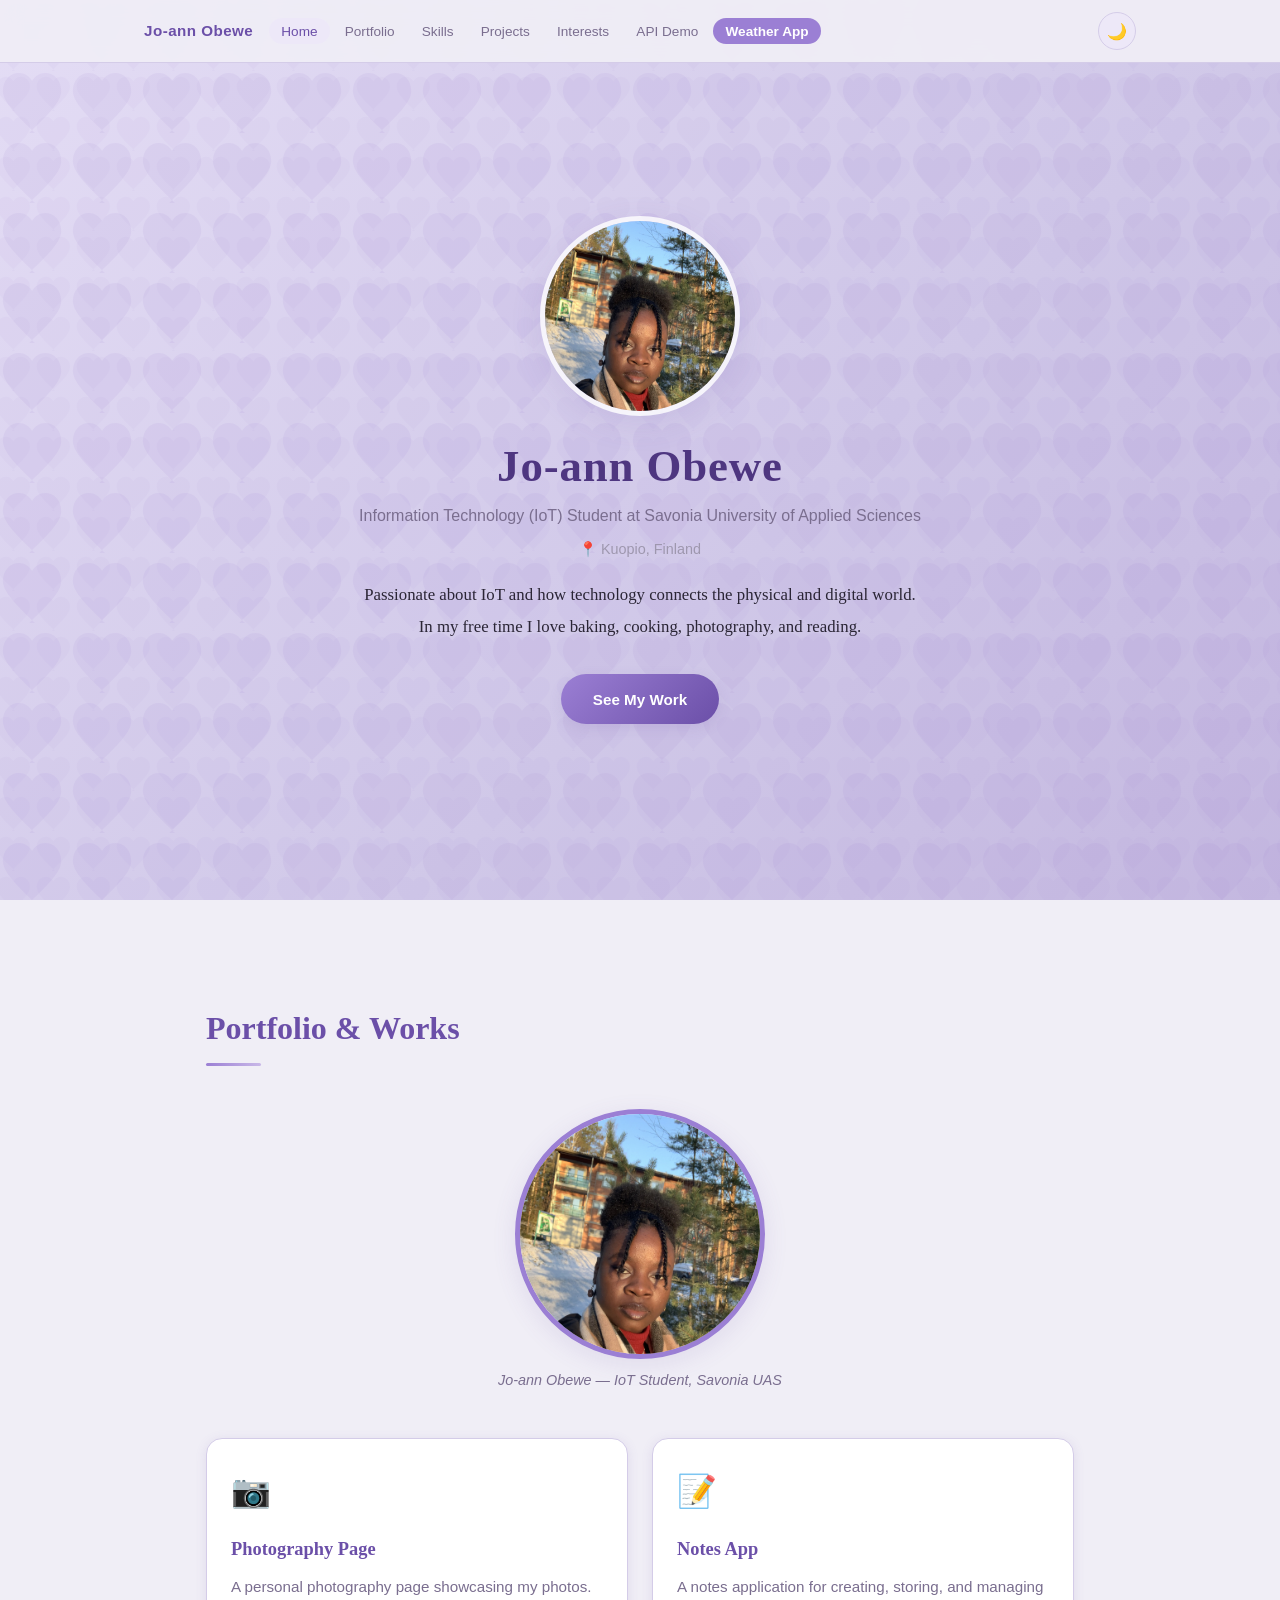
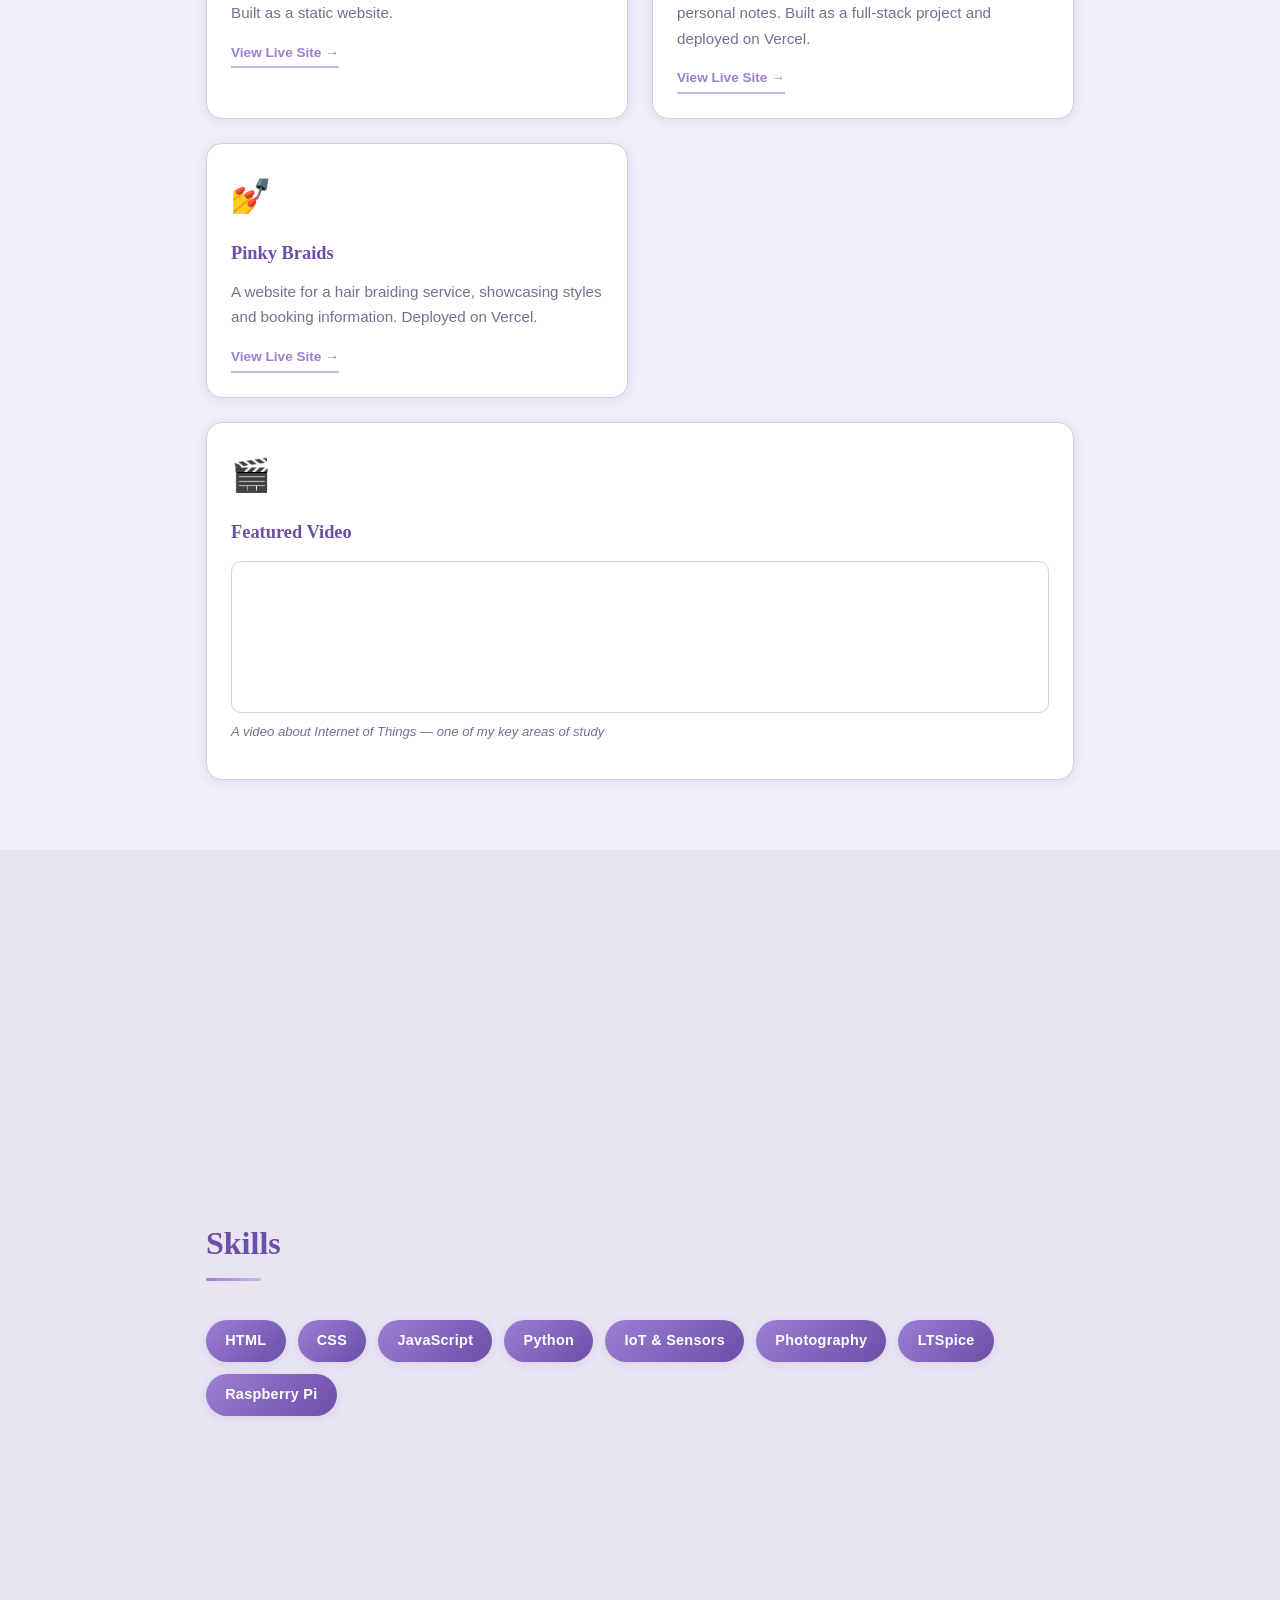
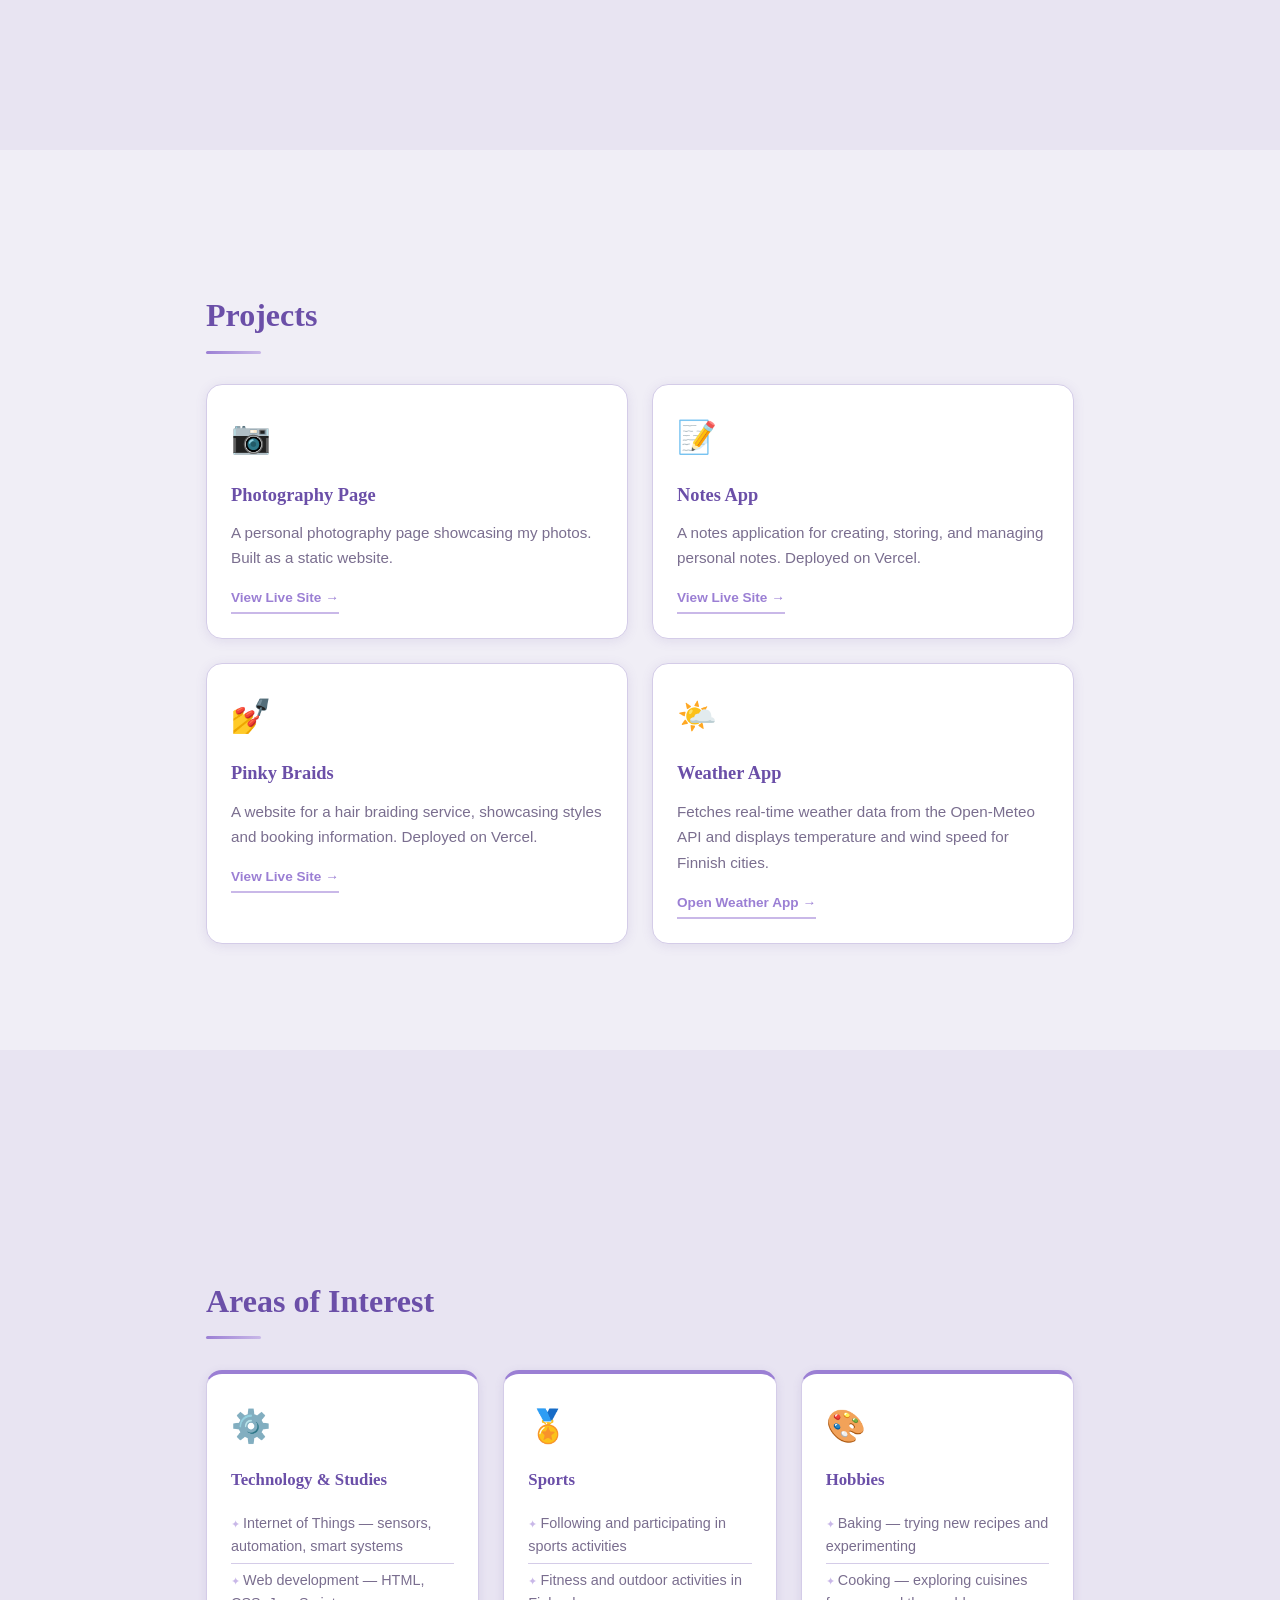
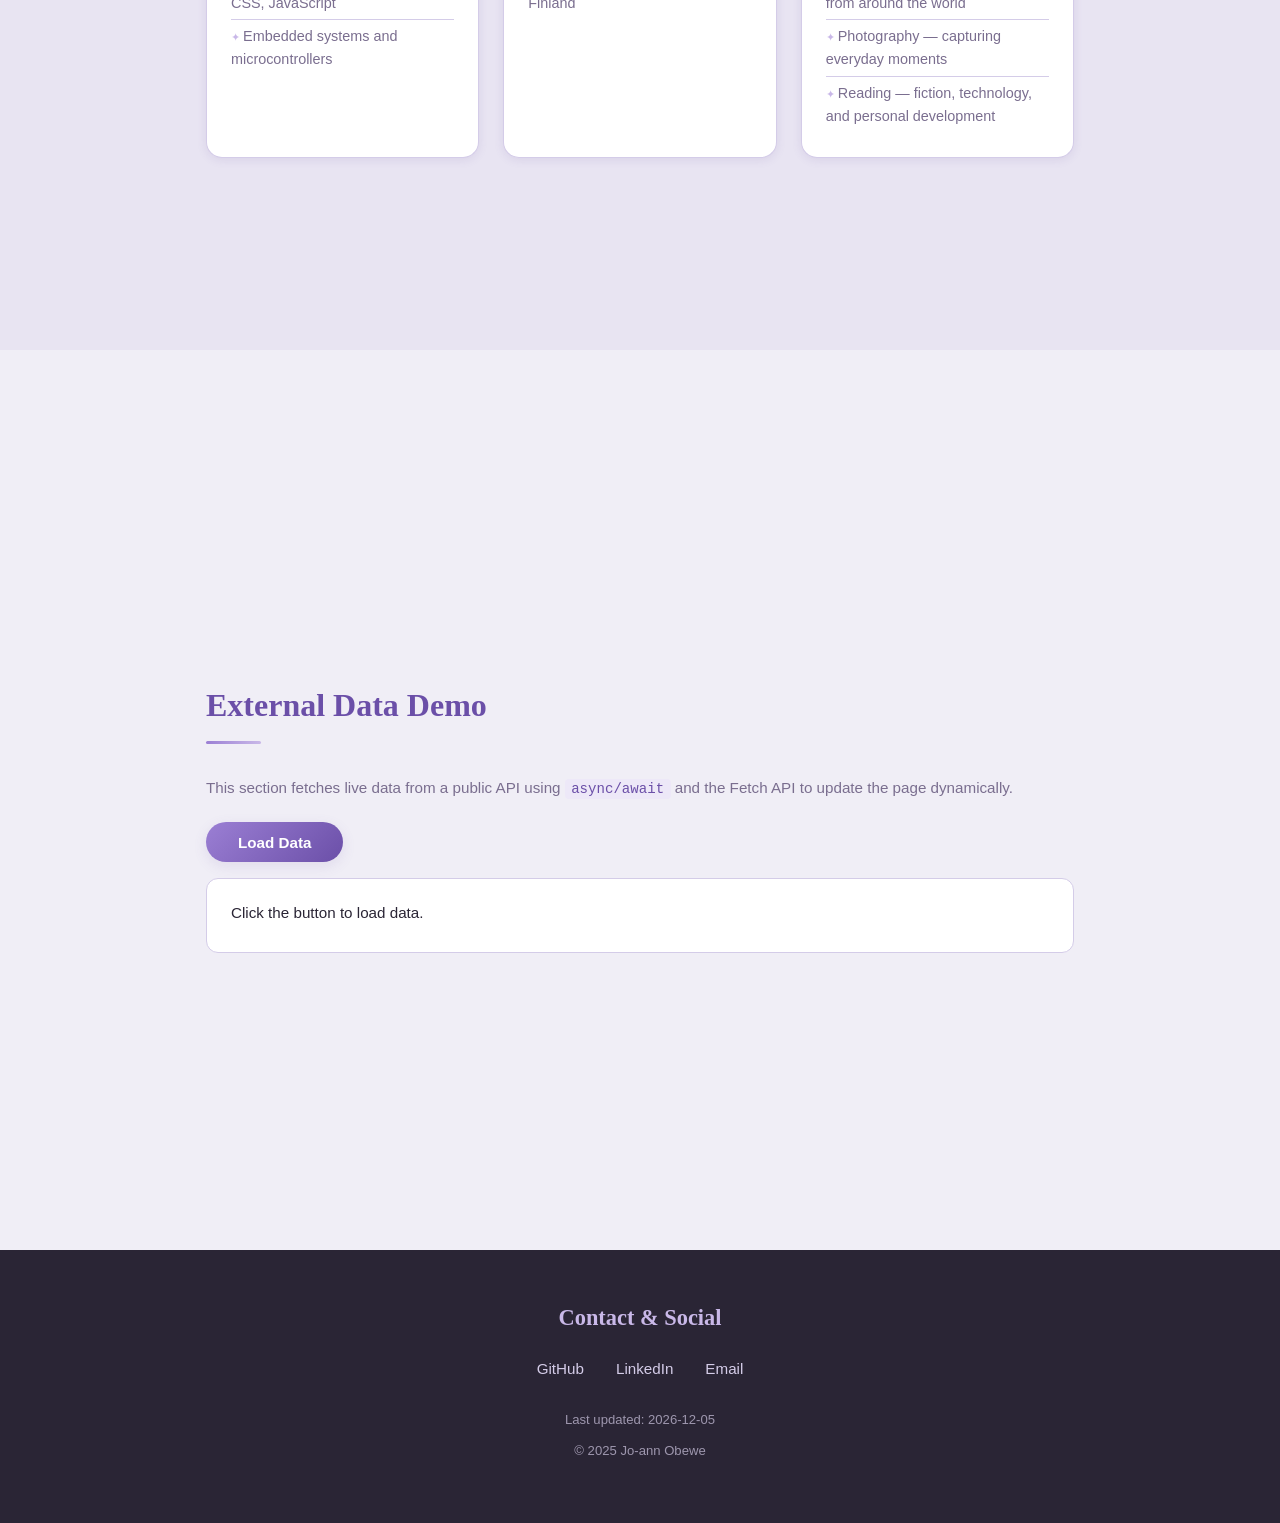
<file: index.html>
<!DOCTYPE html>
<html lang="en">
<head>
    <meta charset="UTF-8">
    <meta name="viewport" content="width=device-width, initial-scale=1.0">
    <title>Jo-ann Obewe – Portfolio</title>
    <link rel="stylesheet" href="css/style.css">
</head>
<body class="light">

    <!-- Skip link for accessibility -->
    <a href="#main" class="skip-link">Skip to content</a>

    <!-- ====== SITE HEADER WITH NAV ====== -->
    <header class="topnav" id="topnav">
        <div class="nav-inner">
            <span class="nav-logo">Jo-ann Obewe</span>
            <nav>
                <ul class="nav-links" id="navLinks">
                    <li><a href="#home"      class="nav-link">Home</a></li>
                    <li><a href="#portfolio" class="nav-link">Portfolio</a></li>
                    <li><a href="#skills"    class="nav-link">Skills</a></li>
                    <li><a href="#projects"  class="nav-link">Projects</a></li>
                    <li><a href="#interests" class="nav-link">Interests</a></li>
                    <li><a href="#api-demo"  class="nav-link">API Demo</a></li>
                    <li><a href="weather.html" class="nav-link nav-weather">Weather App</a></li>
                </ul>
            </nav>
            <div class="nav-actions">
                <button class="theme-btn" id="themeToggle" aria-label="Toggle dark mode">🌙</button>
                <button class="burger" id="burger" aria-label="Open menu">☰</button>
            </div>
        </div>
    </header>

    <!-- ====== MAIN CONTENT ====== -->
    <main id="main">

        <!-- HERO / HOME -->
        <section id="home" class="page-section hero-section">
            <div class="hearts-bg" aria-hidden="true"></div>
            <div class="hero-inner">
                <img src="images/profile.jpg" alt="Jo-ann Obewe" class="hero-avatar-img">
                <h1>Jo-ann Obewe</h1>
                <p class="hero-role">Information Technology (IoT) Student at Savonia University of Applied Sciences</p>
                <p class="hero-location">📍 Kuopio, Finland</p>
                <p class="hero-bio">
                    Passionate about IoT and how technology connects the physical and digital world.
                    In my free time I love baking, cooking, photography, and reading.
                </p>
                <div class="hero-cta">
                    <a href="#portfolio" class="btn-primary">See My Work</a>
                </div>
            </div>
        </section>

        <!-- PORTFOLIO -->
        <section id="portfolio" class="page-section">
            <div class="section-inner">
                <h2 class="section-title">Portfolio &amp; Works</h2>

                <!-- Photo section (required by assignment) -->
                <div class="profile-photo-wrap">
                    <figure>
                        <img src="images/profile.jpg" alt="Photo of Jo-ann Obewe, IoT student at Savonia University of Applied Sciences" class="profile-photo">
                        <figcaption>Jo-ann Obewe — IoT Student, Savonia UAS</figcaption>
                    </figure>
                </div>

                <div class="cards-grid">

                    <article class="card">
                        <div class="card-icon">📷</div>
                        <h3>Photography Page</h3>
                        <p>A personal photography page showcasing my photos. Built as a static website.</p>
                        <a href="https://jo-annchika.github.io/photography-page/" target="_blank" class="card-link">View Live Site →</a>
                    </article>

                    <article class="card">
                        <div class="card-icon">📝</div>
                        <h3>Notes App</h3>
                        <p>A notes application for creating, storing, and managing personal notes. Built as a full-stack project and deployed on Vercel.</p>
                        <a href="https://notesapp-brdcmbgyh-dadstar07-4302s-projects.vercel.app/" target="_blank" class="card-link">View Live Site →</a>
                    </article>

                    <article class="card">
                        <div class="card-icon">💅</div>
                        <h3>Pinky Braids</h3>
                        <p>A website for a hair braiding service, showcasing styles and booking information. Deployed on Vercel.</p>
                        <a href="https://pinkybraidsfi-7thcta67g-dadstar07-4302s-projects.vercel.app/#home" target="_blank" class="card-link">View Live Site →</a>
                    </article>

                    <article class="card card-wide">
                        <div class="card-icon">🎬</div>
                        <h3>Featured Video</h3>
                        <figure>
                            <iframe
                                width="100%"
                                height="315"
                                src="https://www.youtube.com/embed/6mBO2vqLv38"
                                title="Introduction to IoT – featured on Jo-ann Obewe portfolio"
                                allowfullscreen>
                            </iframe>
                            <figcaption>A video about Internet of Things — one of my key areas of study</figcaption>
                        </figure>
                    </article>

                </div>
            </div>
        </section>

        <!-- SKILLS -->
        <section id="skills" class="page-section section-alt">
            <div class="section-inner">
                <h2 class="section-title">Skills</h2>
                <ul class="skills-grid">
                    <li>HTML</li>
                    <li>CSS</li>
                    <li>JavaScript</li>
                    <li>Python</li>
                    <li>IoT &amp; Sensors</li>
                    <li>Photography</li>
                    <li>LTSpice</li>
                    <li>Raspberry Pi</li>
                </ul>
            </div>
        </section>

        <!-- PROJECTS -->
        <section id="projects" class="page-section">
            <div class="section-inner">
                <h2 class="section-title">Projects</h2>
                <div class="cards-grid">

                    <article class="card">
                        <div class="card-icon">📷</div>
                        <h3>Photography Page</h3>
                        <p>A personal photography page showcasing my photos. Built as a static website.</p>
                        <a href="https://jo-annchika.github.io/photography-page/" target="_blank" class="card-link">View Live Site →</a>
                    </article>

                    <article class="card">
                        <div class="card-icon">📝</div>
                        <h3>Notes App</h3>
                        <p>A notes application for creating, storing, and managing personal notes. Deployed on Vercel.</p>
                        <a href="https://notesapp-brdcmbgyh-dadstar07-4302s-projects.vercel.app/" target="_blank" class="card-link">View Live Site →</a>
                    </article>

                    <article class="card">
                        <div class="card-icon">💅</div>
                        <h3>Pinky Braids</h3>
                        <p>A website for a hair braiding service, showcasing styles and booking information. Deployed on Vercel.</p>
                        <a href="https://pinkybraidsfi-7thcta67g-dadstar07-4302s-projects.vercel.app/#home" target="_blank" class="card-link">View Live Site →</a>
                    </article>

                    <article class="card">
                        <div class="card-icon">🌤️</div>
                        <h3>Weather App</h3>
                        <p>Fetches real-time weather data from the Open-Meteo API and displays temperature and wind speed for Finnish cities.</p>
                        <a href="weather.html" class="card-link">Open Weather App →</a>
                    </article>

                </div>
            </div>
        </section>

        <!-- INTERESTS -->
        <section id="interests" class="page-section section-alt">
            <div class="section-inner">
                <h2 class="section-title">Areas of Interest</h2>
                <div class="interests-grid">

                    <article class="interest-card">
                        <div class="interest-icon">⚙️</div>
                        <h3>Technology &amp; Studies</h3>
                        <ul>
                            <li>Internet of Things — sensors, automation, smart systems</li>
                            <li>Web development — HTML, CSS, JavaScript</li>
                            <li>Embedded systems and microcontrollers</li>
                        </ul>
                    </article>

                    <article class="interest-card">
                        <div class="interest-icon">🏅</div>
                        <h3>Sports</h3>
                        <ul>
                            <li>Following and participating in sports activities</li>
                            <li>Fitness and outdoor activities in Finland</li>
                        </ul>
                    </article>

                    <article class="interest-card">
                        <div class="interest-icon">🎨</div>
                        <h3>Hobbies</h3>
                        <ul>
                            <li>Baking — trying new recipes and experimenting</li>
                            <li>Cooking — exploring cuisines from around the world</li>
                            <li>Photography — capturing everyday moments</li>
                            <li>Reading — fiction, technology, and personal development</li>
                        </ul>
                    </article>

                </div>
            </div>
        </section>

        <!-- API DEMO -->
        <section id="api-demo" class="page-section">
            <div class="section-inner">
                <h2 class="section-title">External Data Demo</h2>
                <p class="section-sub">This section fetches live data from a public API using <code>async/await</code> and the Fetch API to update the page dynamically.</p>
                <button id="loadDataBtn" class="btn-primary">Load Data</button>
                <div id="dataBox" class="data-box" aria-live="polite">
                    <p class="data-placeholder">Click the button to load data.</p>
                </div>
            </div>
        </section>

    </main>

    <!-- ====== FOOTER ====== -->
    <footer id="site-footer">
        <div class="footer-inner">
            <h2>Contact &amp; Social</h2>
            <ul class="footer-links">
                <li><a href="https://github.com/Jo-annChika"       target="_blank">GitHub</a></li>
                <li><a href="https://www.linkedin.com/in/jo-ann-obewe-282482334"   target="_blank">LinkedIn</a></li>
                <li><a href="mailto:joannobewe@gmail.com">Email</a></li>
            </ul>
            <p id="lastUpdated" class="footer-updated"></p>
            <p class="footer-copy">&copy; 2025 Jo-ann Obewe</p>
        </div>
    </footer>

    <script src="script.js"></script>
</body>
</html>
</file>
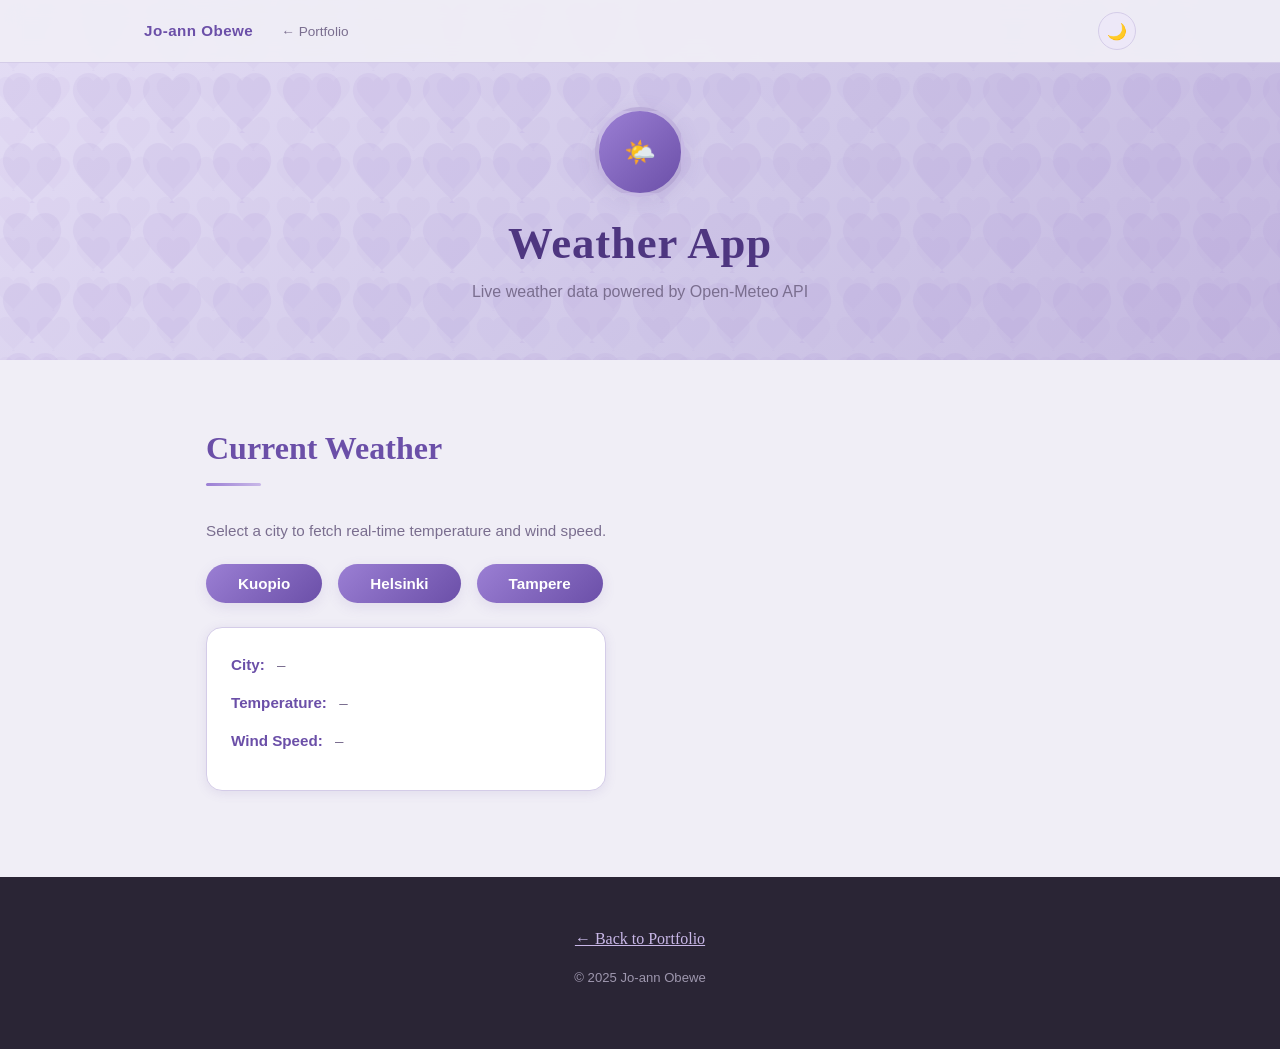
<file: weather.html>
<!DOCTYPE html>
<html lang="en">
<head>
    <meta charset="UTF-8">
    <meta name="viewport" content="width=device-width, initial-scale=1.0">
    <title>Weather App – Jo-ann Obewe</title>
    <link rel="stylesheet" href="css/style.css">
</head>
<body class="light">
 
    <a href="#main" class="skip-link">Skip to content</a>
 
    <nav class="topnav">
        <div class="nav-inner">
            <span class="nav-logo">Jo-ann Obewe</span>
            <ul class="nav-links">
                <li><a href="index.html" class="nav-link">← Portfolio</a></li>
            </ul>
            <div class="nav-actions">
                <button class="theme-btn" id="themeToggle" aria-label="Toggle dark mode">🌙</button>
            </div>
        </div>
    </nav>
 
    <section class="page-section hero-section" style="min-height: 40vh; padding-top: 100px; padding-bottom: 40px;">
        <div class="hearts-bg" aria-hidden="true"></div>
        <div class="hero-inner">
            <div class="hero-avatar">🌤️</div>
            <h1>Weather App</h1>
            <p class="hero-role">Live weather data powered by Open-Meteo API</p>
        </div>
    </section>
 
    <main id="main" class="page-section" style="min-height: auto; padding-top: 60px;">
        <div class="section-inner">
            <h2 class="section-title">Current Weather</h2>
            <p class="section-sub">Select a city to fetch real-time temperature and wind speed.</p>
 
            <div style="display: flex; gap: 1rem; flex-wrap: wrap; margin-bottom: 1.5rem;">
                <button id="btnKuopio"   class="btn-primary">Kuopio</button>
                <button id="btnHelsinki" class="btn-primary">Helsinki</button>
                <button id="btnTampere"  class="btn-primary">Tampere</button>
            </div>
 
            <div id="weatherBox" class="card" style="max-width: 400px;">
                <p><strong style="color: var(--accent-dark);">City:</strong>
                   <span id="city" style="margin-left: 0.5rem;">–</span></p>
                <p><strong style="color: var(--accent-dark);">Temperature:</strong>
                   <span id="temperature" style="margin-left: 0.5rem;">–</span></p>
                <p><strong style="color: var(--accent-dark);">Wind Speed:</strong>
                   <span id="wind" style="margin-left: 0.5rem;">–</span></p>
            </div>
 
            <pre id="output" style="margin-top: 1rem; font-size: 0.82rem; color: var(--text-muted); font-family: monospace; white-space: pre-wrap;"></pre>
        </div>
    </main>
 
    <footer id="footer">
        <div class="footer-inner">
            <p><a href="index.html" style="color: var(--accent-light);">← Back to Portfolio</a></p>
            <p class="footer-copy" style="margin-top: 0.5rem;">&copy; 2025 Jo-ann Obewe</p>
        </div>
    </footer>
 
    <script src="weather.js"></script>
    <script>
        const savedTheme = localStorage.getItem("portfolio_theme");
        if (savedTheme === "dark") {
            document.body.classList.add("dark");
            document.body.classList.remove("light");
            document.getElementById("themeToggle").textContent = "☀️";
        }
        document.getElementById("themeToggle").addEventListener("click", function () {
            const dark = document.body.classList.toggle("dark");
            document.body.classList.toggle("light", !dark);
            localStorage.setItem("portfolio_theme", dark ? "dark" : "light");
            this.textContent = dark ? "☀️" : "🌙";
        });
    </script>
</body>
</html>
</file>
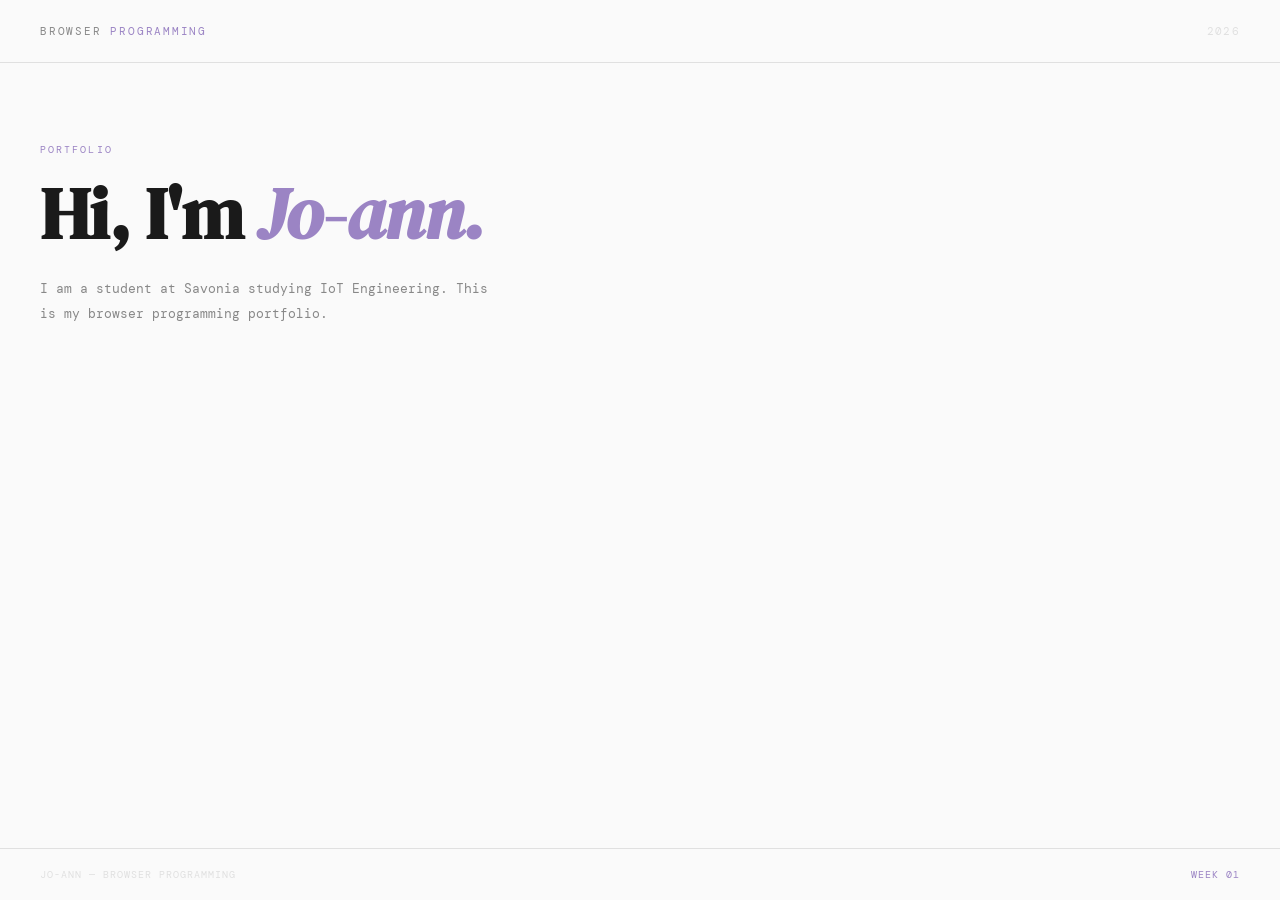
<file: week1.html>
<!DOCTYPE html>
<html lang="en">
<head>
  <meta charset="UTF-8" />
  <meta name="viewport" content="width=device-width, initial-scale=1.0"/>
  <title>Jo-ann — Browser Programming</title>
  <link href="https://fonts.googleapis.com/css2?family=DM+Serif+Display:ital@0;1&family=DM+Mono:wght@300;400&display=swap" rel="stylesheet"/>
  <style>
    *, *::before, *::after { box-sizing: border-box; margin: 0; padding: 0; }

    :root {
      --ink:       #1a1a1a;
      --paper:     #fafafa;
      --lilac:     #9b84c4;
      --lilac-soft:#ede8f7;
      --muted:     #888;
      --rule:      #e0e0e0;
    }

    body {
      background: var(--paper);
      color: var(--ink);
      font-family: 'DM Mono', monospace;
      min-height: 100vh;
      display: flex;
      flex-direction: column;
    }

    header {
      padding: 1.5rem 2.5rem;
      border-bottom: 1px solid var(--rule);
      display: flex;
      justify-content: space-between;
      align-items: center;
      animation: fadeDown .5s ease both;
    }

    .logo {
      font-size: .7rem;
      letter-spacing: .16em;
      text-transform: uppercase;
      color: var(--muted);
    }
    .logo span { color: var(--lilac); }

    .year {
      font-size: .7rem;
      letter-spacing: .12em;
      color: var(--rule);
    }

    main {
      flex: 1;
      padding: 5rem 2.5rem 4rem;
      max-width: 720px;
      animation: fadeUp .6s .15s ease both;
    }

    .label {
      font-size: .65rem;
      letter-spacing: .2em;
      text-transform: uppercase;
      color: var(--lilac);
      margin-bottom: 1.2rem;
    }

    h1 {
      font-family: 'DM Serif Display', serif;
      font-size: clamp(2.4rem, 6vw, 4.5rem);
      line-height: 1.08;
      letter-spacing: -.01em;
      margin-bottom: 1.5rem;
    }

    h1 em {
      font-style: italic;
      color: var(--lilac);
    }

    .bio {
      font-size: .82rem;
      line-height: 1.9;
      color: var(--muted);
      max-width: 460px;
    }

    footer {
      padding: 1.2rem 2.5rem;
      border-top: 1px solid var(--rule);
      display: flex;
      justify-content: space-between;
      align-items: center;
      animation: fadeUp .5s .3s ease both;
    }

    footer p {
      font-size: .62rem;
      letter-spacing: .1em;
      text-transform: uppercase;
      color: var(--rule);
    }

    footer span {
      font-size: .62rem;
      letter-spacing: .1em;
      text-transform: uppercase;
      color: var(--lilac);
    }

    @keyframes fadeUp {
      from { opacity: 0; transform: translateY(14px); }
      to   { opacity: 1; transform: translateY(0); }
    }
    @keyframes fadeDown {
      from { opacity: 0; transform: translateY(-10px); }
      to   { opacity: 1; transform: translateY(0); }
    }

    @media (max-width: 560px) {
      header, main, footer { padding-left: 1.25rem; padding-right: 1.25rem; }
      main { padding-top: 3rem; }
    }
  </style>
</head>
<body>

  <header>
    <span class="logo">Browser <span>Programming</span></span>
    <span class="year">2026</span>
  </header>

  <main>
    <p class="label">Portfolio</p>
    <h1>Hi, I'm <em>Jo-ann.</em></h1>
    <p class="bio">
      I am a student at Savonia studying IoT Engineering. This is my browser programming portfolio.
    </p>
  </main>

  <footer>
    <p>Jo-ann &mdash; Browser Programming</p>
    <span>Week 01</span>
  </footer>

</body>
</html>
</file>
<file: css/style.css>
/* ================================================
   Jo-ann Obewe – Portfolio Stylesheet
   Signature colours: lilac & grey
   ================================================ */

/* ---- CSS Variables: Light Mode ---- */
:root {
    --bg:             #f0eef6;
    --bg-alt:         #e8e4f2;
    --surface:        #ffffff;
    --border:         #d4cce8;
    --text:           #2a2535;
    --text-muted:     #7a6e8f;
    --accent:         #9b7fd4;
    --accent-light:   #c9b8e8;
    --accent-lighter: #ede8f8;
    --accent-dark:    #6b4fa8;
    --accent-darker:  #4e3680;
    --grey:           #9e97ae;
    --grey-light:     #d8d4e4;
    --shadow:         rgba(107, 79, 168, 0.12);
    --shadow-hover:   rgba(107, 79, 168, 0.24);
    --nav-bg:         rgba(240, 238, 246, 0.95);
    --footer-bg:      #2a2535;
    --footer-text:    #d4cce8;
}

/* ---- CSS Variables: Dark Mode ---- */
body.dark {
    --bg:             #1a1625;
    --bg-alt:         #201b30;
    --surface:        #261f38;
    --border:         #3d3458;
    --text:           #ede8f8;
    --text-muted:     #a899c4;
    --accent:         #b89fe0;
    --accent-light:   #8a6fc4;
    --accent-lighter: #2e2744;
    --accent-dark:    #d4bef5;
    --accent-darker:  #ede8f8;
    --grey:           #7a6e8f;
    --grey-light:     #3d3458;
    --shadow:         rgba(0, 0, 0, 0.4);
    --shadow-hover:   rgba(0, 0, 0, 0.6);
    --nav-bg:         rgba(26, 22, 37, 0.97);
    --footer-bg:      #100d1a;
    --footer-text:    #a899c4;
}

/* ---- Reset ---- */
*, *::before, *::after {
    box-sizing: border-box;
    margin: 0;
    padding: 0;
}

html { scroll-behavior: smooth; }

/* ---- Element selector: body ---- */
body {
    font-family: Georgia, 'Times New Roman', serif;
    background-color: var(--bg);
    color: var(--text);
    line-height: 1.8;
    font-size: 1rem;
    transition: background-color 0.4s, color 0.4s;
    overflow-x: hidden;
}

/* ---- Element selectors: headings ---- */
h1 {
    font-size: 2.8rem;
    color: var(--accent-darker);
    letter-spacing: 0.02em;
    margin-bottom: 0.5rem;
    line-height: 1.2;
}

h2 {
    font-size: 1.9rem;
    color: var(--accent-dark);
    margin-bottom: 0.4rem;
}

h3 {
    font-size: 1.15rem;
    color: var(--accent-dark);
    margin-bottom: 0.5rem;
}

/* ---- Element selector: p ---- */
p {
    margin-bottom: 0.75rem;
    line-height: 1.8;
}

/* ---- Element selector: figure ---- */
figure {
    margin: 0.75rem 0;
}

/* ---- Group selector: header, footer ---- */
header, footer {
    transition: background 0.4s;
}

/* ---- Skip Link ---- */
.skip-link {
    position: absolute;
    top: -100px;
    left: 1rem;
    background: var(--accent);
    color: #fff;
    padding: 0.5rem 1rem;
    border-radius: 6px;
    z-index: 9999;
    text-decoration: none;
    font-family: Arial, sans-serif;
    transition: top 0.2s;
}

.skip-link:focus { top: 1rem; }

/* ---- Hearts background ---- */
.hearts-bg {
    position: absolute;
    top: 0;
    left: 0;
    width: 100%;
    height: 100%;
    overflow: hidden;
    pointer-events: none;
    z-index: 0;
}

.hearts-bg::before,
.hearts-bg::after {
    content: '';
    position: absolute;
    top: 0;
    left: 0;
    width: 100%;
    height: 100%;
    background-image: url("data:image/svg+xml,%3Csvg xmlns='http://www.w3.org/2000/svg' width='60' height='60' viewBox='0 0 24 24'%3E%3Cpath fill='%239b7fd4' fill-opacity='0.10' d='M12 21.593c-5.63-5.539-11-10.297-11-14.402C1 3.498 3.498 1 6.5 1c1.922 0 3.573 1.073 4.5 2.748C11.927 2.073 13.578 1 15.5 1 18.502 1 21 3.498 21 7.191c0 4.105-5.37 8.863-11 14.402z'/%3E%3C/svg%3E");
    background-size: 70px 70px;
    background-repeat: repeat;
}

.hearts-bg::after {
    background-size: 40px 40px;
    background-position: 35px 35px;
    opacity: 0.5;
}

/* ---- NAVBAR (header element) ---- */
.topnav {
    position: fixed;
    top: 0;
    left: 0;
    right: 0;
    z-index: 100;
    background: var(--nav-bg);
    backdrop-filter: blur(10px);
    border-bottom: 1px solid var(--border);
}

.nav-inner {
    max-width: 1040px;
    margin: 0 auto;
    padding: 0 1.5rem;
    height: 62px;
    display: flex;
    align-items: center;
    gap: 1rem;
}

.nav-logo {
    font-size: 0.95rem;
    font-weight: bold;
    color: var(--accent-dark);
    white-space: nowrap;
    font-family: Arial, sans-serif;
    letter-spacing: 0.03em;
}

/* ---- Element selector: nav ---- */
nav {
    flex: 1;
}

/* ---- nav ul — remove bullets from navigation list ---- */
nav ul {
    list-style: none;
    display: flex;
    align-items: center;
    gap: 0.2rem;
    flex-wrap: wrap;
}

/* ---- nav li — make nav items horizontal ---- */
nav li {
    display: inline-block;
}

/* ---- Descendant selector: nav a — remove underline from nav links ---- */
nav a {
    text-decoration: none;
    font-family: Arial, sans-serif;
    font-size: 0.85rem;
    color: var(--text-muted);
    padding: 0.35rem 0.75rem;
    border-radius: 20px;
    transition: background 0.2s, color 0.2s;
}

/* ---- Pseudo-class: nav a:hover ---- */
nav a:hover,
nav a.active {
    background: var(--accent-lighter);
    color: var(--accent-dark);
}

.nav-weather {
    background: var(--accent);
    color: #fff !important;
    font-weight: bold;
}

.nav-weather:hover {
    background: var(--accent-dark) !important;
    color: #fff !important;
}

.nav-actions {
    display: flex;
    align-items: center;
    gap: 0.5rem;
    margin-left: auto;
}

/* ---- Element selector: button ---- */
button {
    cursor: pointer;
    font-family: Arial, sans-serif;
    transition: background 0.2s, transform 0.15s;
}

.theme-btn {
    background: var(--accent-lighter);
    border: 1px solid var(--border);
    border-radius: 50%;
    width: 38px;
    height: 38px;
    font-size: 1rem;
    display: flex;
    align-items: center;
    justify-content: center;
}

.theme-btn:hover { background: var(--accent-light); }

.burger {
    display: none;
    background: none;
    border: 1px solid var(--border);
    border-radius: 6px;
    padding: 0.3rem 0.65rem;
    font-size: 1.1rem;
    color: var(--text);
}

/* ---- SECTIONS ---- */
.page-section {
    min-height: 100vh;
    padding: 100px 1.5rem 70px;
    display: flex;
    flex-direction: column;
    justify-content: center;
}

/* ---- Class selector: .section-inner ---- */
.section-inner {
    max-width: 900px;
    margin: 0 auto;
    width: 100%;
    padding: 0 1rem;
}

.section-alt {
    background-color: var(--bg-alt);
}

/* ---- Class selector: .section-title ---- */
.section-title {
    font-size: 2rem;
    color: var(--accent-dark);
    margin-bottom: 0.4rem;
    display: inline-block;
}

.section-title::after {
    content: '';
    display: block;
    height: 3px;
    width: 55px;
    background: linear-gradient(90deg, var(--accent), var(--accent-light));
    border-radius: 2px;
    margin-top: 0.35rem;
    margin-bottom: 1.5rem;
}

.section-sub {
    color: var(--text-muted);
    font-family: Arial, sans-serif;
    font-size: 0.95rem;
    margin-bottom: 1.25rem;
}

/* ---- HERO ---- */
.hero-section {
    position: relative;
    background: linear-gradient(135deg, #e4ddf5 0%, #d0c8e8 60%, #c4b8e0 100%);
    text-align: center;
    padding-top: 120px;
    padding-bottom: 80px;
}

body.dark .hero-section {
    background: linear-gradient(135deg, #1e1830 0%, #2a2040 60%, #221a38 100%);
}

.hero-inner {
    position: relative;
    z-index: 1;
    max-width: 680px;
    margin: 0 auto;
}

.hero-avatar {
    width: 90px;
    height: 90px;
    border-radius: 50%;
    background: linear-gradient(135deg, var(--accent) 0%, var(--accent-dark) 100%);
    color: #fff;
    font-size: 1.6rem;
    font-weight: bold;
    font-family: Arial, sans-serif;
    display: flex;
    align-items: center;
    justify-content: center;
    margin: 0 auto 1.25rem;
    border: 4px solid rgba(255, 255, 255, 0.5);
    box-shadow: 0 4px 20px var(--shadow);
}

.hero-role {
    font-size: 1rem;
    color: var(--text-muted);
    font-family: Arial, sans-serif;
    margin-bottom: 0.4rem;
}

.hero-location {
    font-size: 0.9rem;
    color: var(--grey);
    font-family: Arial, sans-serif;
    margin-bottom: 1rem;
}

.hero-bio {
    font-size: 1.05rem;
    color: var(--text);
    max-width: 560px;
    margin: 0 auto 2rem;
    line-height: 1.9;
}

.hero-cta {
    display: flex;
    gap: 1rem;
    justify-content: center;
    flex-wrap: wrap;
}

/* ---- Class selector: .btn-primary ---- */
.btn-primary {
    background: linear-gradient(135deg, var(--accent) 0%, var(--accent-dark) 100%);
    color: #fff;
    padding: 0.7rem 2rem;
    border-radius: 30px;
    text-decoration: none;
    font-family: Arial, sans-serif;
    font-size: 0.95rem;
    font-weight: bold;
    border: none;
    box-shadow: 0 4px 14px var(--shadow);
    transition: box-shadow 0.2s, transform 0.2s;
    display: inline-block;
}

.btn-primary:hover {
    box-shadow: 0 6px 22px var(--shadow-hover);
    transform: translateY(-2px);
}

.btn-outline {
    background: transparent;
    color: var(--accent-dark);
    padding: 0.7rem 2rem;
    border-radius: 30px;
    text-decoration: none;
    font-family: Arial, sans-serif;
    font-size: 0.95rem;
    font-weight: bold;
    border: 2px solid var(--accent);
    transition: background 0.2s, color 0.2s;
    display: inline-block;
}

.btn-outline:hover {
    background: var(--accent-lighter);
    color: var(--accent-darker);
}

/* ---- HERO AVATAR PHOTO ---- */
.hero-avatar-img {
    width: 200px;
    height: 200px;
    border-radius: 50%;
    object-fit: cover;
    object-position: center top;
    border: 5px solid rgba(255, 255, 255, 0.8);
    box-shadow: 0 8px 32px var(--shadow);
    display: block;
    margin: 0 auto 1.5rem;
}

/* ---- PROFILE PHOTO ---- */
.profile-photo-wrap {
    display: flex;
    justify-content: center;
    margin-bottom: 2rem;
}

.profile-photo-wrap figure {
    text-align: center;
}

.profile-photo {
    width: 250px;
    height: 250px;
    border-radius: 50%;
    object-fit: cover;
    object-position: center top;
    border: 5px solid var(--accent);
    box-shadow: 0 6px 24px var(--shadow);
    display: block;
    margin: 0 auto;
}

.profile-photo-wrap figcaption {
    margin-top: 0.6rem;
    font-size: 0.9rem;
    color: var(--text-muted);
    font-family: Arial, sans-serif;
}

/* ---- CARDS ---- */
.cards-grid {
    display: grid;
    grid-template-columns: repeat(auto-fit, minmax(280px, 1fr));
    gap: 1.5rem;
}

/* ---- Class selector: .card ---- */
.card {
    background: var(--surface);
    border: 1px solid var(--border);
    border-radius: 16px;
    padding: 1.5rem;
    box-shadow: 0 2px 12px var(--shadow);
    transition: transform 0.25s, box-shadow 0.25s;
}

/* ---- Pseudo-class: .card:hover ---- */
.card:hover {
    transform: translateY(-5px);
    box-shadow: 0 10px 32px var(--shadow-hover);
}

.card-wide {
    grid-column: 1 / -1;
}

.card-icon {
    font-size: 2rem;
    margin-bottom: 0.75rem;
    display: block;
}

.card p {
    font-size: 0.95rem;
    color: var(--text-muted);
    font-family: Arial, sans-serif;
    line-height: 1.7;
    margin-bottom: 0.75rem;
}

.card-link {
    display: inline-block;
    font-family: Arial, sans-serif;
    font-size: 0.85rem;
    font-weight: bold;
    color: var(--accent);
    text-decoration: none;
    border-bottom: 2px solid var(--accent-light);
    padding-bottom: 1px;
    transition: color 0.2s, border-color 0.2s;
}

.card-link:hover {
    color: var(--accent-dark);
    border-color: var(--accent-dark);
}

/* ---- Images and iframes ---- */
figure img,
figure iframe {
    max-width: 100%;
    height: auto;
    border-radius: 10px;
    display: block;
    border: 1px solid var(--border);
}

figcaption {
    font-size: 0.82rem;
    color: var(--text-muted);
    font-family: Arial, sans-serif;
    margin-top: 0.4rem;
    font-style: italic;
}

/* ---- SKILLS ---- */
/* ---- Class selector: .skills-grid ---- */
.skills-grid {
    list-style: none;
    display: flex;
    flex-wrap: wrap;
    gap: 0.75rem;
    margin-top: 0.5rem;
}

.skills-grid li {
    background: linear-gradient(135deg, var(--accent) 0%, var(--accent-dark) 100%);
    color: #fff;
    padding: 0.5rem 1.2rem;
    border-radius: 30px;
    font-size: 0.9rem;
    font-family: Arial, sans-serif;
    font-weight: bold;
    letter-spacing: 0.02em;
    box-shadow: 0 2px 8px var(--shadow);
    transition: transform 0.2s;
}

.skills-grid li:hover { transform: scale(1.07); }

/* ---- INTERESTS ---- */
.interests-grid {
    display: grid;
    grid-template-columns: repeat(auto-fit, minmax(240px, 1fr));
    gap: 1.5rem;
}

.interest-card {
    background: var(--surface);
    border: 1px solid var(--border);
    border-radius: 16px;
    padding: 1.5rem;
    border-top: 4px solid var(--accent);
    box-shadow: 0 2px 10px var(--shadow);
}

.interest-icon {
    font-size: 2rem;
    margin-bottom: 0.6rem;
    display: block;
}

.interest-card h3 {
    font-size: 1.05rem;
    margin-bottom: 0.75rem;
}

.interest-card ul {
    list-style: none;
    padding: 0;
}

.interest-card li {
    font-family: Arial, sans-serif;
    font-size: 0.9rem;
    color: var(--text-muted);
    padding: 0.3rem 0;
    border-bottom: 1px solid var(--border);
    line-height: 1.6;
}

.interest-card li:last-child { border-bottom: none; }

.interest-card li::before {
    content: '✦ ';
    color: var(--accent-light);
    font-size: 0.7rem;
}

/* ---- API DEMO ---- */

/* ---- ID selector: #dataBox ---- */
#dataBox {
    background: var(--surface);
    border: 1px solid var(--border);
    border-radius: 12px;
    padding: 1.25rem 1.5rem;
    font-family: Arial, sans-serif;
    font-size: 0.95rem;
    margin-top: 1rem;
}

/* ---- ID selector: #loadDataBtn ---- */
#loadDataBtn {
    margin-bottom: 0;
}

.data-placeholder { color: var(--text-muted); }

#dataBox p { margin-bottom: 0.4rem; color: var(--text); }

#dataBox strong { color: var(--accent-dark); }

code {
    background: var(--accent-lighter);
    color: var(--accent-dark);
    padding: 0.1rem 0.4rem;
    border-radius: 4px;
    font-size: 0.88rem;
}

/* ---- FOOTER ---- */
footer {
    background: var(--footer-bg);
    padding: 3rem 1.5rem;
    color: var(--footer-text);
}

.footer-inner {
    max-width: 900px;
    margin: 0 auto;
    text-align: center;
}

footer h2 {
    font-size: 1.4rem;
    color: var(--accent-light);
    margin-bottom: 1rem;
}

/* ---- Class selector: .footer-links ---- */
.footer-links {
    list-style: none;
    display: flex;
    justify-content: center;
    gap: 2rem;
    flex-wrap: wrap;
    margin-bottom: 1.5rem;
}

/* ---- Descendant selector: .footer-links a ---- */
.footer-links a {
    color: var(--footer-text);
    text-decoration: none;
    font-family: Arial, sans-serif;
    font-size: 0.95rem;
    transition: color 0.2s;
}

.footer-links a:hover { color: var(--accent-light); }

/* ---- ID selector: #lastUpdated ---- */
#lastUpdated {
    font-size: 0.82rem;
    color: var(--grey);
    font-family: Arial, sans-serif;
    margin-bottom: 0.5rem;
}

.footer-copy {
    font-size: 0.82rem;
    color: var(--grey);
    font-family: Arial, sans-serif;
}

/* ---- Constraint layout: main content centered ---- */
main {
    max-width: 100%;
}

/* ---- RESPONSIVE ---- */
@media (max-width: 700px) {
    .nav-links {
        display: none;
        flex-direction: column;
        background: var(--nav-bg);
        position: absolute;
        top: 62px;
        left: 0;
        right: 0;
        padding: 1rem;
        border-bottom: 1px solid var(--border);
    }

    .nav-links.open { display: flex; }

    .nav-inner { flex-wrap: wrap; height: auto; padding: 0.75rem 1rem; }

    .burger { display: block; }

    h1 { font-size: 2rem; }

    .section-title { font-size: 1.5rem; }

    .page-section { padding: 90px 1rem 50px; }

    .hero-avatar { width: 70px; height: 70px; font-size: 1.3rem; }
}
</file>
